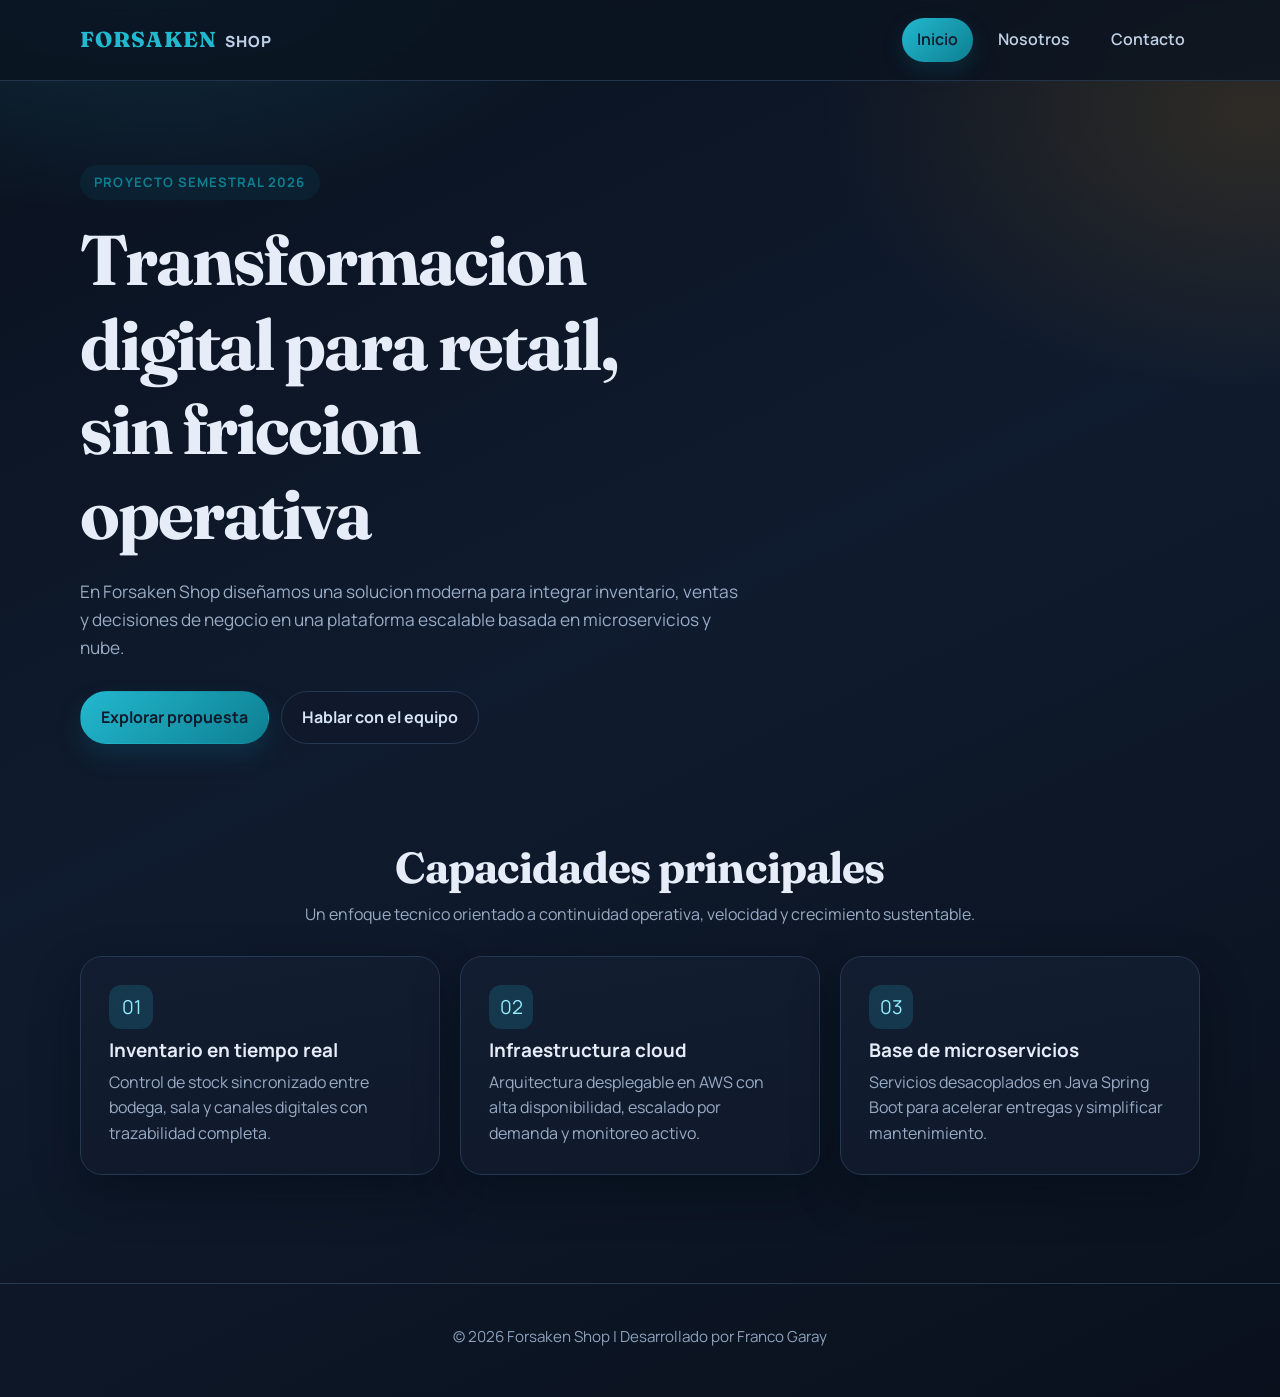
<file: index.html>
<!DOCTYPE html>
<html lang="es">
<head>
    <meta charset="UTF-8">
    <meta name="viewport" content="width=device-width, initial-scale=1.0">
    <title>Forsaken Shop | Inicio</title>
    <link rel="stylesheet" href="style.css">
</head>
<body>
    <div class="site-shell">
        <header class="site-header">
            <div class="container header-row">
                <a href="index.html" class="brand" aria-label="Inicio Forsaken Shop">
                    <span class="brand-mark">FORSAKEN</span>
                    <span class="brand-lite">SHOP</span>
                </a>
                <nav class="site-nav" aria-label="Navegacion principal">
                    <a href="index.html" class="active">Inicio</a>
                    <a href="nosotros.html">Nosotros</a>
                    <a href="contacto.html">Contacto</a>
                </nav>
            </div>
        </header>

        <main>
            <section class="hero">
                <div class="container reveal">
                    <span class="eyebrow">Proyecto semestral 2026</span>
                    <h1>Transformacion digital para retail, sin friccion operativa</h1>
                    <p>
                        En Forsaken Shop diseñamos una solucion moderna para integrar inventario, ventas y decisiones de negocio en una plataforma escalable basada en microservicios y nube.
                    </p>
                    <div class="hero-actions">
                        <a href="nosotros.html" class="btn btn-primary">Explorar propuesta</a>
                        <a href="contacto.html" class="btn btn-secondary">Hablar con el equipo</a>
                    </div>
                </div>
            </section>

            <section class="section">
                <div class="container">
                    <div class="section-title reveal delay-1">
                        <h2>Capacidades principales</h2>
                        <p>Un enfoque tecnico orientado a continuidad operativa, velocidad y crecimiento sustentable.</p>
                    </div>
                    <div class="grid-3">
                        <article class="card reveal delay-1">
                            <div class="icon-badge">01</div>
                            <h3>Inventario en tiempo real</h3>
                            <p>Control de stock sincronizado entre bodega, sala y canales digitales con trazabilidad completa.</p>
                        </article>
                        <article class="card reveal delay-2">
                            <div class="icon-badge">02</div>
                            <h3>Infraestructura cloud</h3>
                            <p>Arquitectura desplegable en AWS con alta disponibilidad, escalado por demanda y monitoreo activo.</p>
                        </article>
                        <article class="card reveal delay-3">
                            <div class="icon-badge">03</div>
                            <h3>Base de microservicios</h3>
                            <p>Servicios desacoplados en Java Spring Boot para acelerar entregas y simplificar mantenimiento.</p>
                        </article>
                    </div>
                </div>
            </section>
        </main>

        <footer class="site-footer">
            <p>&copy; 2026 Forsaken Shop | Desarrollado por Franco Garay</p>
        </footer>
    </div>
</body>
</html>
</file>
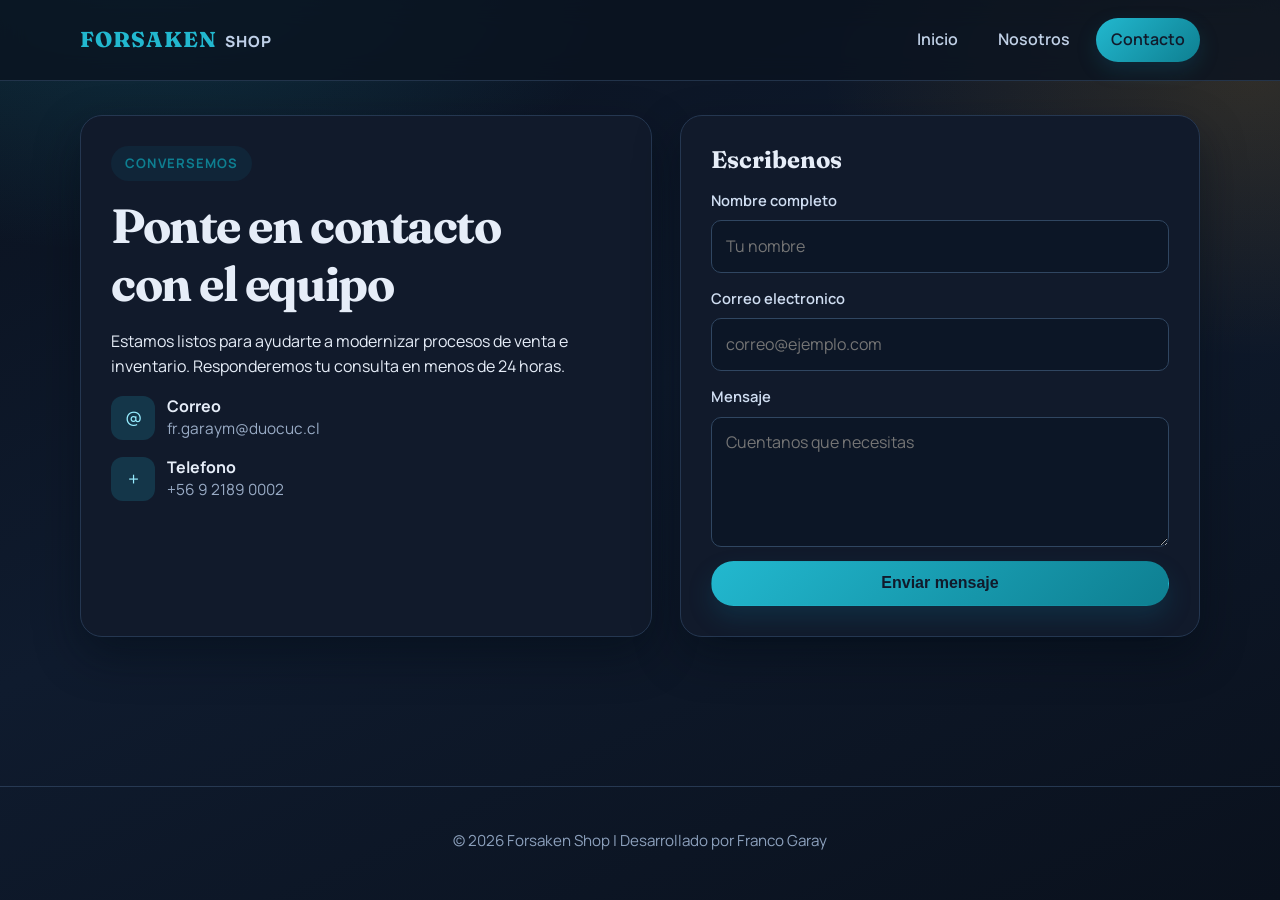
<file: contacto.html>
<!DOCTYPE html>
<html lang="es">
<head>
    <meta charset="UTF-8">
    <meta name="viewport" content="width=device-width, initial-scale=1.0">
    <title>Forsaken Shop | Contacto</title>
    <link rel="stylesheet" href="style.css">
</head>
<body>
    <div class="site-shell">
        <header class="site-header">
            <div class="container header-row">
                <a href="index.html" class="brand" aria-label="Inicio Forsaken Shop">
                    <span class="brand-mark">FORSAKEN</span>
                    <span class="brand-lite">SHOP</span>
                </a>
                <nav class="site-nav" aria-label="Navegacion principal">
                    <a href="index.html">Inicio</a>
                    <a href="nosotros.html">Nosotros</a>
                    <a href="contacto.html" class="active">Contacto</a>
                </nav>
            </div>
        </header>

        <main class="section">
            <div class="container contact-layout">
                <section class="contact-panel reveal">
                    <span class="eyebrow">Conversemos</span>
                    <h1 style="font-size: clamp(2rem, 4vw, 3rem); margin-top: 16px;">Ponte en contacto con el equipo</h1>
                    <p>
                        Estamos listos para ayudarte a modernizar procesos de venta e inventario. Responderemos tu consulta en menos de 24 horas.
                    </p>

                    <div class="contact-item">
                        <div class="icon-badge">@</div>
                        <div>
                            <strong>Correo</strong>
                            <span>fr.garaym@duocuc.cl</span>
                        </div>
                    </div>

                    <div class="contact-item">
                        <div class="icon-badge">+</div>
                        <div>
                            <strong>Telefono</strong>
                            <span>+56 9 2189 0002</span>
                        </div>
                    </div>
                </section>

                <section class="form-panel reveal delay-1">
                    <h2>Escribenos</h2>
                    <form>
                        <div class="field">
                            <label for="nombre">Nombre completo</label>
                            <input id="nombre" type="text" name="nombre" placeholder="Tu nombre" required>
                        </div>
                        <div class="field">
                            <label for="correo">Correo electronico</label>
                            <input id="correo" type="email" name="correo" placeholder="correo@ejemplo.com" required>
                        </div>
                        <div class="field">
                            <label for="mensaje">Mensaje</label>
                            <textarea id="mensaje" name="mensaje" placeholder="Cuentanos que necesitas" required></textarea>
                        </div>
                        <button type="submit" class="btn btn-primary">Enviar mensaje</button>
                    </form>
                </section>
            </div>
        </main>

        <footer class="site-footer">
            <p>&copy; 2026 Forsaken Shop | Desarrollado por Franco Garay</p>
        </footer>
    </div>
</body>
</html>
</file>
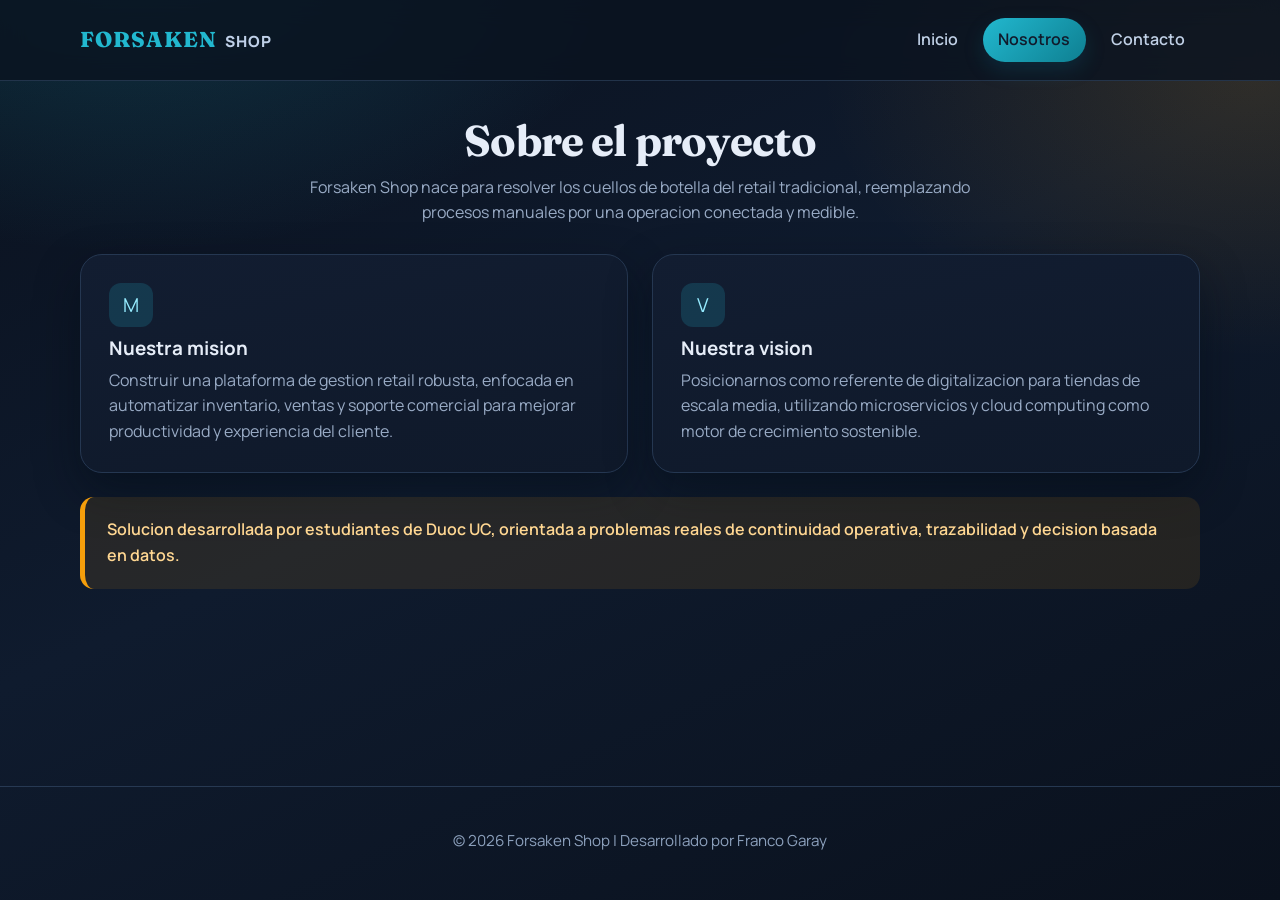
<file: nosotros.html>
<!DOCTYPE html>
<html lang="es">
<head>
    <meta charset="UTF-8">
    <meta name="viewport" content="width=device-width, initial-scale=1.0">
    <title>Forsaken Shop | Nosotros</title>
    <link rel="stylesheet" href="style.css">
</head>
<body>
    <div class="site-shell">
        <header class="site-header">
            <div class="container header-row">
                <a href="index.html" class="brand" aria-label="Inicio Forsaken Shop">
                    <span class="brand-mark">FORSAKEN</span>
                    <span class="brand-lite">SHOP</span>
                </a>
                <nav class="site-nav" aria-label="Navegacion principal">
                    <a href="index.html">Inicio</a>
                    <a href="nosotros.html" class="active">Nosotros</a>
                    <a href="contacto.html">Contacto</a>
                </nav>
            </div>
        </header>

        <main>
            <section class="section">
                <div class="container">
                    <div class="section-title reveal">
                        <h2>Sobre el proyecto</h2>
                        <p>
                            Forsaken Shop nace para resolver los cuellos de botella del retail tradicional, reemplazando procesos manuales por una operacion conectada y medible.
                        </p>
                    </div>

                    <div class="two-col">
                        <article class="card reveal delay-1">
                            <div class="icon-badge">M</div>
                            <h3>Nuestra mision</h3>
                            <p>
                                Construir una plataforma de gestion retail robusta, enfocada en automatizar inventario, ventas y soporte comercial para mejorar productividad y experiencia del cliente.
                            </p>
                        </article>

                        <article class="card reveal delay-2">
                            <div class="icon-badge">V</div>
                            <h3>Nuestra vision</h3>
                            <p>
                                Posicionarnos como referente de digitalizacion para tiendas de escala media, utilizando microservicios y cloud computing como motor de crecimiento sostenible.
                            </p>
                        </article>
                    </div>

                    <p class="highlight reveal delay-3">
                        Solucion desarrollada por estudiantes de Duoc UC, orientada a problemas reales de continuidad operativa, trazabilidad y decision basada en datos.
                    </p>
                </div>
            </section>
        </main>

        <footer class="site-footer">
            <p>&copy; 2026 Forsaken Shop | Desarrollado por Franco Garay</p>
        </footer>
    </div>
</body>
</html>
</file>
<file: style.css>
@import url('https://fonts.googleapis.com/css2?family=Manrope:wght@400;500;600;700;800&family=Fraunces:opsz,wght@9..144,600;9..144,700&display=swap');

:root {
    --bg: #0b1320;
    --surface: #111a2b;
    --surface-strong: #162237;
    --text: #e6edf8;
    --muted: #99abc5;
    --primary: #22b8cf;
    --primary-strong: #0e7f91;
    --accent: #f59e0b;
    --line: #253751;
    --shadow: 0 18px 45px rgba(3, 10, 20, 0.46);
    --radius-lg: 22px;
    --radius-md: 14px;
    --radius-sm: 10px;
    --container: 1120px;
    scroll-behavior: smooth;
}

* {
    box-sizing: border-box;
}

body {
    margin: 0;
    color: var(--text);
    font-family: 'Manrope', 'Segoe UI', sans-serif;
    background:
        radial-gradient(900px 560px at 10% -8%, rgba(34, 184, 207, 0.22), transparent 58%),
        radial-gradient(700px 460px at 98% 8%, rgba(245, 158, 11, 0.14), transparent 62%),
        linear-gradient(155deg, #0a111e 0%, #0f1b2e 46%, #0a111d 100%);
    min-height: 100vh;
    line-height: 1.6;
    -webkit-font-smoothing: antialiased;
}

.site-shell {
    min-height: 100vh;
    display: flex;
    flex-direction: column;
}

.container {
    width: min(92%, var(--container));
    margin-inline: auto;
}

.site-header {
    position: sticky;
    top: 0;
    z-index: 100;
    backdrop-filter: blur(12px);
    background: rgba(11, 19, 32, 0.8);
    border-bottom: 1px solid rgba(46, 66, 93, 0.7);
}

.header-row {
    min-height: 80px;
    display: flex;
    align-items: center;
    justify-content: space-between;
    gap: 24px;
}

.brand {
    text-decoration: none;
    color: var(--text);
    display: inline-flex;
    align-items: baseline;
    gap: 8px;
    font-weight: 800;
    letter-spacing: 0.06em;
}

.brand-mark {
    font-family: 'Fraunces', serif;
    color: var(--primary);
    font-size: 1.35rem;
}

.brand-lite {
    font-size: 0.96rem;
    color: #bfd0e8;
}

.site-nav {
    display: flex;
    gap: 10px;
    flex-wrap: wrap;
}

.site-nav a {
    text-decoration: none;
    color: #c0d0e6;
    font-weight: 600;
    padding: 0.55rem 0.95rem;
    border-radius: 999px;
    transition: 0.25s ease;
}

.site-nav a:hover {
    color: #e9f8fb;
    background: rgba(34, 184, 207, 0.14);
}

.site-nav a.active {
    color: var(--surface);
    background: linear-gradient(135deg, var(--primary), var(--primary-strong));
    box-shadow: 0 8px 20px rgba(14, 116, 144, 0.22);
}

main {
    flex: 1;
}

.hero {
    padding: 84px 0 64px;
}

.eyebrow {
    display: inline-flex;
    align-items: center;
    gap: 8px;
    padding: 0.45rem 0.9rem;
    border-radius: 999px;
    background: rgba(14, 116, 144, 0.12);
    color: var(--primary-strong);
    font-size: 0.82rem;
    font-weight: 700;
    text-transform: uppercase;
    letter-spacing: 0.08em;
}

h1,
h2,
h3,
h4 {
    margin: 0;
    line-height: 1.2;
}

h1 {
    margin-top: 18px;
    font-family: 'Fraunces', serif;
    font-size: clamp(2.25rem, 7vw, 4.4rem);
    letter-spacing: -0.03em;
    max-width: 13ch;
}

.hero p {
    max-width: 60ch;
    color: var(--muted);
    font-size: 1.08rem;
    margin: 22px 0 30px;
}

.hero-actions {
    display: flex;
    gap: 12px;
    flex-wrap: wrap;
}

.btn {
    display: inline-flex;
    align-items: center;
    justify-content: center;
    gap: 8px;
    padding: 0.8rem 1.25rem;
    border-radius: 999px;
    font-weight: 700;
    text-decoration: none;
    border: 1px solid transparent;
    transition: transform 0.2s ease, box-shadow 0.2s ease, background-color 0.2s ease, color 0.2s ease;
}

.btn-primary {
    background: linear-gradient(135deg, var(--primary), var(--primary-strong));
    color: var(--surface);
    box-shadow: 0 12px 24px rgba(14, 116, 144, 0.22);
}

.btn-primary:hover {
    transform: translateY(-2px);
}

.btn-secondary {
    background: rgba(17, 26, 43, 0.8);
    border-color: var(--line);
    color: #d7e4f6;
}

.btn-secondary:hover {
    transform: translateY(-2px);
    box-shadow: var(--shadow);
}

.section {
    padding: 34px 0 84px;
}

.grid-3 {
    display: grid;
    grid-template-columns: repeat(3, minmax(0, 1fr));
    gap: 20px;
}

.card {
    background: linear-gradient(170deg, #121d31 0%, #0f192a 100%);
    border: 1px solid var(--line);
    border-radius: var(--radius-lg);
    padding: 28px;
    box-shadow: var(--shadow);
}

.card h3 {
    margin: 10px 0 8px;
    font-size: 1.18rem;
}

.card p {
    margin: 0;
    color: var(--muted);
}

.icon-badge {
    width: 44px;
    height: 44px;
    display: grid;
    place-content: center;
    border-radius: 12px;
    background: rgba(34, 184, 207, 0.18);
    color: #96ecff;
    font-size: 1.2rem;
}

.section-title {
    margin: 0 auto 28px;
    max-width: 70ch;
    text-align: center;
}

.section-title h2 {
    font-family: 'Fraunces', serif;
    font-size: clamp(1.8rem, 4vw, 2.7rem);
    letter-spacing: -0.02em;
    margin-bottom: 8px;
}

.section-title p {
    margin: 0;
    color: var(--muted);
}

.two-col {
    display: grid;
    grid-template-columns: repeat(2, minmax(0, 1fr));
    gap: 24px;
}

.highlight {
    margin-top: 24px;
    border-left: 5px solid var(--accent);
    background: rgba(245, 158, 11, 0.1);
    border-radius: var(--radius-md);
    padding: 20px 22px;
    color: #ffd792;
    font-weight: 600;
}

.contact-layout {
    display: grid;
    grid-template-columns: 1.1fr 1fr;
    gap: 28px;
}

.contact-panel,
.form-panel {
    background: var(--surface);
    border: 1px solid var(--line);
    border-radius: var(--radius-lg);
    box-shadow: var(--shadow);
    padding: 30px;
}

.contact-item {
    display: flex;
    align-items: flex-start;
    gap: 12px;
    margin-top: 16px;
}

.contact-item strong {
    display: block;
    line-height: 1.25;
}

.contact-item span {
    color: var(--muted);
    font-size: 0.96rem;
}

.form-panel h2 {
    font-family: 'Fraunces', serif;
    margin-bottom: 14px;
}

.field {
    display: flex;
    flex-direction: column;
    gap: 8px;
    margin-bottom: 14px;
}

label {
    color: #d0def2;
    font-weight: 600;
    font-size: 0.92rem;
}

input,
textarea {
    width: 100%;
    border: 1px solid #304661;
    border-radius: var(--radius-sm);
    padding: 0.78rem 0.9rem;
    font: inherit;
    color: var(--text);
    background: #0c1626;
    transition: border-color 0.2s ease, box-shadow 0.2s ease;
}

textarea {
    resize: vertical;
    min-height: 130px;
}

input:focus,
textarea:focus {
    outline: none;
    border-color: var(--primary);
    box-shadow: 0 0 0 3px rgba(14, 116, 144, 0.16);
}

button.btn {
    cursor: pointer;
    width: 100%;
    font-size: 1rem;
}

.site-footer {
    margin-top: 24px;
    border-top: 1px solid rgba(46, 66, 93, 0.8);
    color: #8ca0bc;
    text-align: center;
    padding: 26px 14px 32px;
    font-size: 0.95rem;
}

.reveal {
    animation: fade-up 0.6s ease both;
}

.delay-1 {
    animation-delay: 0.1s;
}

.delay-2 {
    animation-delay: 0.2s;
}

.delay-3 {
    animation-delay: 0.3s;
}

@keyframes fade-up {
    from {
        transform: translateY(14px);
        opacity: 0;
    }
    to {
        transform: translateY(0);
        opacity: 1;
    }
}

@media (max-width: 960px) {
    .grid-3 {
        grid-template-columns: repeat(2, minmax(0, 1fr));
    }

    .contact-layout {
        grid-template-columns: 1fr;
    }
}

@media (max-width: 700px) {
    .header-row {
        min-height: 74px;
        flex-direction: column;
        align-items: flex-start;
        padding: 12px 0;
    }

    .site-nav {
        width: 100%;
        gap: 8px;
    }

    .site-nav a {
        padding: 0.45rem 0.75rem;
        font-size: 0.94rem;
    }

    .hero {
        padding-top: 58px;
    }

    .grid-3,
    .two-col {
        grid-template-columns: 1fr;
    }

    .card,
    .contact-panel,
    .form-panel {
        padding: 22px;
    }
}
</file>
